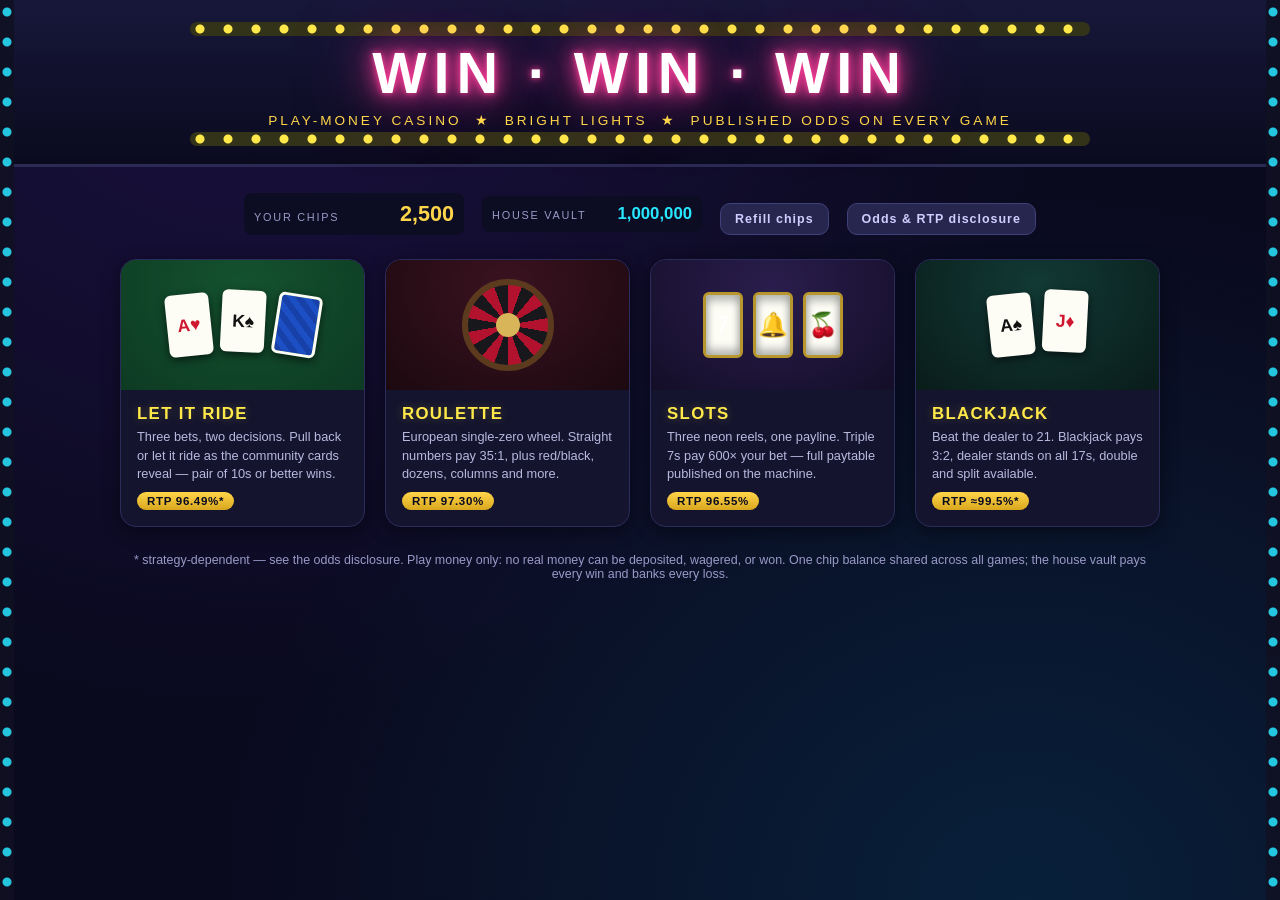
<file: index.html>
<!DOCTYPE html>
<html lang="en">
<head>
<meta charset="UTF-8">
<meta name="viewport" content="width=device-width, initial-scale=1.0">
<title>Win Win Win Casino — Pick Your Game</title>
<link rel="stylesheet" href="css/shared.css">
<link rel="stylesheet" href="css/lobby.css">
</head>
<body>

<div class="marquee">
  <div class="bulbs bulbs-top"></div>
  <h1 class="neon-title">WIN&nbsp;·&nbsp;WIN&nbsp;·&nbsp;WIN</h1>
  <p class="tagline">PLAY-MONEY CASINO &nbsp;★&nbsp; BRIGHT LIGHTS &nbsp;★&nbsp; PUBLISHED ODDS ON EVERY GAME</p>
  <div class="bulbs bulbs-bottom"></div>
</div>

<main class="lobby-layout">

  <div class="lobby-balances">
    <div class="balance-box">
      <span class="balance-label">YOUR CHIPS</span>
      <span class="balance-value" id="player-balance"></span>
    </div>
    <div class="balance-box house">
      <span class="balance-label">HOUSE VAULT</span>
      <span class="balance-value" id="house-balance"></span>
    </div>
    <button class="btn btn-small" id="refill-btn">Refill chips</button>
    <button class="btn btn-small" id="odds-btn">Odds &amp; RTP disclosure</button>
  </div>

  <div class="game-grid">

    <a class="game-card" href="letitride.html">
      <div class="game-preview preview-letitride">
        <div class="mini-card red">A♥&#xFE0E;</div>
        <div class="mini-card">K♠&#xFE0E;</div>
        <div class="mini-card back"></div>
      </div>
      <div class="game-card-body">
        <h2>LET IT RIDE</h2>
        <p>Three bets, two decisions. Pull back or let it ride as the community
           cards reveal — pair of 10s or better wins.</p>
        <span class="game-rtp">RTP 96.49%*</span>
      </div>
    </a>

    <a class="game-card" href="roulette.html">
      <div class="game-preview preview-roulette">
        <div class="mini-wheel"></div>
      </div>
      <div class="game-card-body">
        <h2>ROULETTE</h2>
        <p>European single-zero wheel. Straight numbers pay 35:1, plus red/black,
           dozens, columns and more.</p>
        <span class="game-rtp">RTP 97.30%</span>
      </div>
    </a>

    <a class="game-card" href="slots.html">
      <div class="game-preview preview-slots">
        <div class="mini-reel">7</div>
        <div class="mini-reel">🔔</div>
        <div class="mini-reel">🍒</div>
      </div>
      <div class="game-card-body">
        <h2>SLOTS</h2>
        <p>Three neon reels, one payline. Triple 7s pay 600× your bet —
           full paytable published on the machine.</p>
        <span class="game-rtp">RTP 96.55%</span>
      </div>
    </a>

    <a class="game-card" href="blackjack.html">
      <div class="game-preview preview-blackjack">
        <div class="mini-card">A♠&#xFE0E;</div>
        <div class="mini-card red">J♦&#xFE0E;</div>
      </div>
      <div class="game-card-body">
        <h2>BLACKJACK</h2>
        <p>Beat the dealer to 21. Blackjack pays 3:2, dealer stands on all 17s,
           double and split available.</p>
        <span class="game-rtp">RTP ≈99.5%*</span>
      </div>
    </a>

  </div>

  <p class="lobby-footer">
    * strategy-dependent — see the odds disclosure. Play money only: no real money can be
    deposited, wagered, or won. One chip balance shared across all games; the house vault
    pays every win and banks every loss.
  </p>

</main>

<div class="lights-strip left"></div>
<div class="lights-strip right"></div>

<script src="js/bank.js"></script>
<script src="js/odds.js"></script>
<script>
  "use strict";
  Bank.bind({
    playerEl: document.getElementById("player-balance"),
    houseEl: document.getElementById("house-balance"),
  });
  document.getElementById("refill-btn").addEventListener("click", () => Bank.refill());
</script>
</body>
</html>
</file>
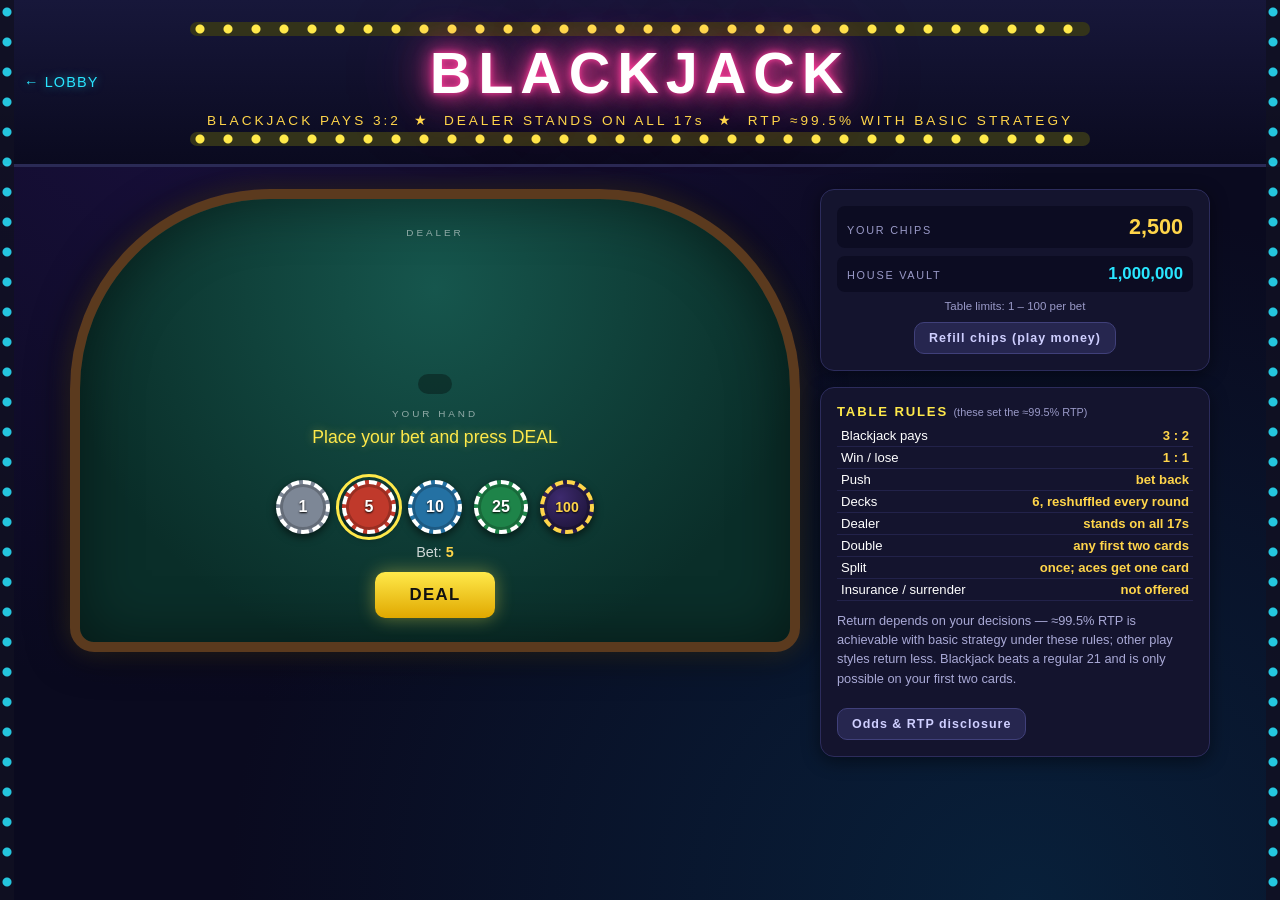
<file: blackjack.html>
<!DOCTYPE html>
<html lang="en">
<head>
<meta charset="UTF-8">
<meta name="viewport" content="width=device-width, initial-scale=1.0">
<title>Blackjack — Win Win Win Casino</title>
<link rel="stylesheet" href="css/shared.css">
<link rel="stylesheet" href="css/blackjack.css">
</head>
<body>

<div class="marquee">
  <a class="lobby-link" href="index.html">← LOBBY</a>
  <div class="bulbs bulbs-top"></div>
  <h1 class="neon-title">BLACKJACK</h1>
  <p class="tagline">BLACKJACK PAYS 3:2 &nbsp;★&nbsp; DEALER STANDS ON ALL 17s &nbsp;★&nbsp; RTP ≈99.5% WITH BASIC STRATEGY</p>
  <div class="bulbs bulbs-bottom"></div>
</div>

<main class="layout">

  <section class="table-area">
    <div class="bj-felt">

      <div class="bj-section-label">DEALER</div>
      <div class="bj-cards" id="dealer-cards"></div>
      <div class="hand-value" id="dealer-value">&nbsp;</div>

      <div class="bj-section-label">YOUR HAND<span id="hands-plural"></span></div>
      <div class="player-hands" id="player-hands"></div>

      <div class="message-banner" id="message">Place your bet and press DEAL</div>

      <div class="bj-controls">
        <div id="bet-controls">
          <div class="chip-rack">
            <button class="chip chip-1" data-unit="1">1</button>
            <button class="chip chip-5" data-unit="5">5</button>
            <button class="chip chip-10" data-unit="10">10</button>
            <button class="chip chip-25" data-unit="25">25</button>
            <button class="chip chip-100" data-unit="100">100</button>
          </div>
          <div class="bet-summary"><span>Bet: <strong id="bet-display">5</strong></span></div>
          <button class="btn btn-deal" id="deal-btn">DEAL</button>
        </div>

        <div class="action-row hidden" id="action-controls">
          <button class="btn btn-go" id="hit-btn">HIT</button>
          <button class="btn btn-stop" id="stand-btn">STAND</button>
          <button class="btn btn-deal" id="double-btn">DOUBLE</button>
          <button class="btn btn-alt" id="split-btn">SPLIT</button>
        </div>

        <div class="hidden" id="next-controls">
          <button class="btn btn-deal" id="next-btn">NEXT HAND</button>
        </div>
      </div>

    </div>
  </section>

  <aside class="sidebar">

    <div class="panel balances">
      <div class="balance-box">
        <span class="balance-label">YOUR CHIPS</span>
        <span class="balance-value" id="player-balance"></span>
      </div>
      <div class="balance-box house">
        <span class="balance-label">HOUSE VAULT</span>
        <span class="balance-value" id="house-balance"></span>
      </div>
      <div class="table-limits" id="table-limits"></div>
      <button class="btn btn-small" id="refill-btn">Refill chips (play money)</button>
    </div>

    <div class="panel paytable-panel">
      <h2>TABLE RULES <span class="pays-note">(these set the ≈99.5% RTP)</span></h2>
      <table class="paytable">
        <tr><td>Blackjack pays</td><td>3 : 2</td></tr>
        <tr><td>Win / lose</td><td>1 : 1</td></tr>
        <tr><td>Push</td><td>bet back</td></tr>
        <tr><td>Decks</td><td>6, reshuffled every round</td></tr>
        <tr><td>Dealer</td><td>stands on all 17s</td></tr>
        <tr><td>Double</td><td>any first two cards</td></tr>
        <tr><td>Split</td><td>once; aces get one card</td></tr>
        <tr><td>Insurance / surrender</td><td>not offered</td></tr>
      </table>
      <p class="fine-print">Return depends on your decisions — ≈99.5% RTP is achievable
        with basic strategy under these rules; other play styles return less. Blackjack
        beats a regular 21 and is only possible on your first two cards.</p>
      <button class="btn btn-small" id="odds-btn">Odds &amp; RTP disclosure</button>
    </div>

  </aside>
</main>

<div class="lights-strip left"></div>
<div class="lights-strip right"></div>

<script src="js/bank.js"></script>
<script src="js/cards.js"></script>
<script src="js/odds.js"></script>
<script src="js/blackjack.js"></script>
</body>
</html>
</file>
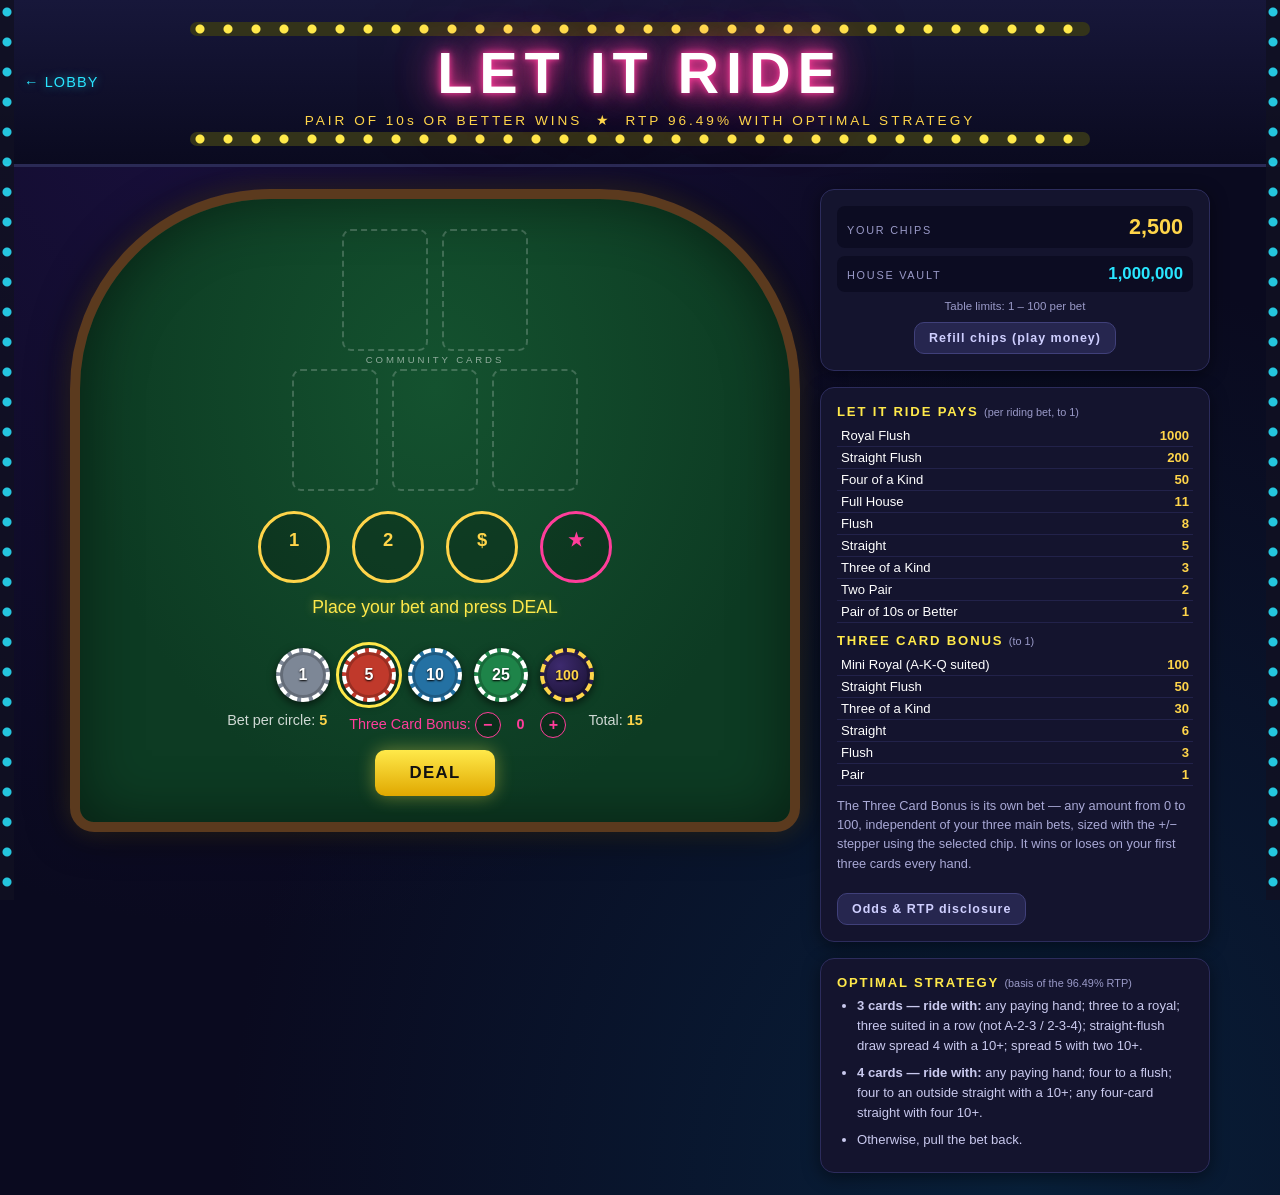
<file: letitride.html>
<!DOCTYPE html>
<html lang="en">
<head>
<meta charset="UTF-8">
<meta name="viewport" content="width=device-width, initial-scale=1.0">
<title>Let It Ride — Win Win Win Casino</title>
<link rel="stylesheet" href="css/shared.css">
<link rel="stylesheet" href="css/letitride.css">
</head>
<body>

<div class="marquee">
  <a class="lobby-link" href="index.html">← LOBBY</a>
  <div class="bulbs bulbs-top"></div>
  <h1 class="neon-title">LET&nbsp;IT&nbsp;RIDE</h1>
  <p class="tagline">PAIR OF 10s OR BETTER WINS &nbsp;★&nbsp; RTP 96.49% WITH OPTIMAL STRATEGY</p>
  <div class="bulbs bulbs-bottom"></div>
</div>

<main class="layout">

  <!-- ===================== TABLE ===================== -->
  <section class="table-area">
    <div class="table-felt">

      <div class="card-row">
        <div class="card-slot" id="community-1"></div>
        <div class="card-slot" id="community-2"></div>
        <div class="row-label">COMMUNITY CARDS</div>
      </div>

      <div class="card-row" id="player-cards">
        <div class="card-slot" id="player-1"></div>
        <div class="card-slot" id="player-2"></div>
        <div class="card-slot" id="player-3"></div>
      </div>

      <div class="bet-circles">
        <div class="bet-circle" id="circle-1">
          <span class="circle-label">1</span>
          <span class="circle-amount" id="circle-1-amount"></span>
        </div>
        <div class="bet-circle" id="circle-2">
          <span class="circle-label">2</span>
          <span class="circle-amount" id="circle-2-amount"></span>
        </div>
        <div class="bet-circle always-rides" id="circle-3">
          <span class="circle-label">$</span>
          <span class="circle-amount" id="circle-3-amount"></span>
        </div>
        <div class="bet-circle bonus-circle" id="circle-bonus">
          <span class="circle-label">★</span>
          <span class="circle-amount" id="circle-bonus-amount"></span>
        </div>
      </div>

      <div class="message-banner" id="message">Place your bet and press DEAL</div>

      <div class="controls">
        <div class="bet-controls" id="bet-controls">
          <div class="chip-rack">
            <button class="chip chip-1" data-unit="1">1</button>
            <button class="chip chip-5" data-unit="5">5</button>
            <button class="chip chip-10" data-unit="10">10</button>
            <button class="chip chip-25" data-unit="25">25</button>
            <button class="chip chip-100" data-unit="100">100</button>
          </div>
          <div class="bet-summary">
            <span>Bet per circle: <strong id="unit-display">5</strong></span>
            <span class="bonus-stepper">Three Card Bonus:
              <button class="stepper-btn" id="bonus-minus">−</button>
              <strong id="bonus-amount-display">0</strong>
              <button class="stepper-btn" id="bonus-plus">+</button>
            </span>
            <span>Total: <strong id="total-display">15</strong></span>
          </div>
          <button class="btn btn-deal" id="deal-btn">DEAL</button>
        </div>

        <div class="decision-controls hidden" id="decision-controls">
          <button class="btn btn-stop" id="pull-btn">PULL BACK</button>
          <button class="btn btn-go btn-ride" id="ride-btn">LET IT RIDE</button>
        </div>

        <div class="next-controls hidden" id="next-controls">
          <button class="btn btn-deal" id="next-btn">NEXT HAND</button>
        </div>
      </div>

    </div>
  </section>

  <!-- ===================== SIDEBAR ===================== -->
  <aside class="sidebar">

    <div class="panel balances">
      <div class="balance-box">
        <span class="balance-label">YOUR CHIPS</span>
        <span class="balance-value" id="player-balance"></span>
      </div>
      <div class="balance-box house">
        <span class="balance-label">HOUSE VAULT</span>
        <span class="balance-value" id="house-balance"></span>
      </div>
      <div class="table-limits" id="table-limits"></div>
      <button class="btn btn-small" id="refill-btn">Refill chips (play money)</button>
    </div>

    <div class="panel paytable-panel">
      <h2>LET IT RIDE PAYS <span class="pays-note">(per riding bet, to&nbsp;1)</span></h2>
      <table class="paytable">
        <tr><td>Royal Flush</td><td>1000</td></tr>
        <tr><td>Straight Flush</td><td>200</td></tr>
        <tr><td>Four of a Kind</td><td>50</td></tr>
        <tr><td>Full House</td><td>11</td></tr>
        <tr><td>Flush</td><td>8</td></tr>
        <tr><td>Straight</td><td>5</td></tr>
        <tr><td>Three of a Kind</td><td>3</td></tr>
        <tr><td>Two Pair</td><td>2</td></tr>
        <tr><td>Pair of 10s or Better</td><td>1</td></tr>
      </table>
      <h2>THREE CARD BONUS <span class="pays-note">(to&nbsp;1)</span></h2>
      <table class="paytable">
        <tr><td>Mini Royal (A-K-Q suited)</td><td>100</td></tr>
        <tr><td>Straight Flush</td><td>50</td></tr>
        <tr><td>Three of a Kind</td><td>30</td></tr>
        <tr><td>Straight</td><td>6</td></tr>
        <tr><td>Flush</td><td>3</td></tr>
        <tr><td>Pair</td><td>1</td></tr>
      </table>
      <p class="fine-print">The Three Card Bonus is its own bet — any amount from 0 to
        100, independent of your three main bets, sized with the +/− stepper using the
        selected chip. It wins or loses on your first three cards every hand.</p>
      <button class="btn btn-small" id="odds-btn">Odds &amp; RTP disclosure</button>
    </div>

    <div class="panel paytable-panel">
      <h2>OPTIMAL STRATEGY <span class="pays-note">(basis of the 96.49% RTP)</span></h2>
      <ul class="strategy-list">
        <li><strong>3 cards — ride with:</strong> any paying hand; three to a royal;
          three suited in a row (not A-2-3 / 2-3-4); straight-flush draw spread 4 with a
          10+; spread 5 with two 10+.</li>
        <li><strong>4 cards — ride with:</strong> any paying hand; four to a flush;
          four to an outside straight with a 10+; any four-card straight with four 10+.</li>
        <li>Otherwise, pull the bet back.</li>
      </ul>
    </div>

  </aside>
</main>

<div class="lights-strip left"></div>
<div class="lights-strip right"></div>

<script src="js/bank.js"></script>
<script src="js/cards.js"></script>
<script src="js/odds.js"></script>
<script src="js/letitride.js"></script>
</body>
</html>
</file>
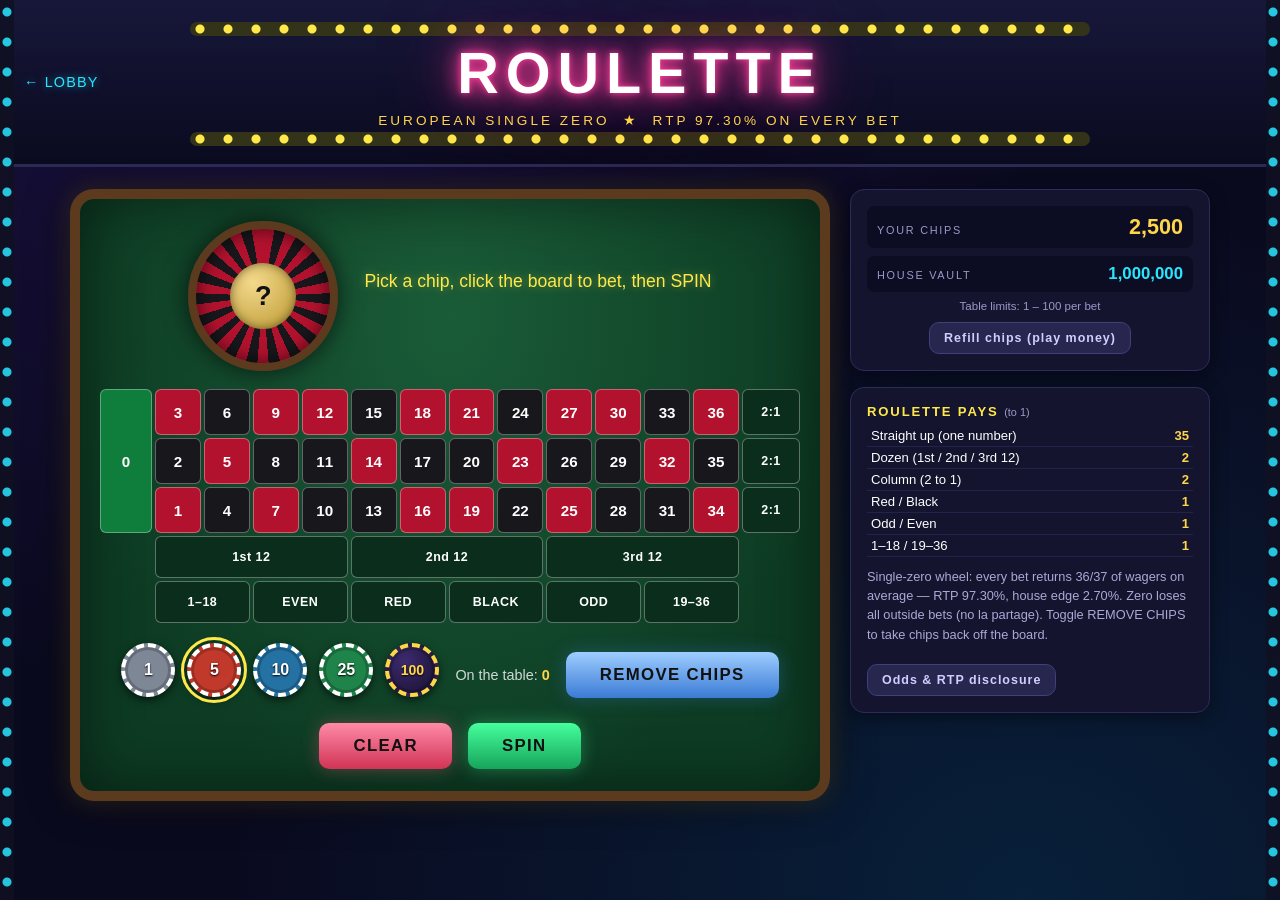
<file: roulette.html>
<!DOCTYPE html>
<html lang="en">
<head>
<meta charset="UTF-8">
<meta name="viewport" content="width=device-width, initial-scale=1.0">
<title>Roulette — Win Win Win Casino</title>
<link rel="stylesheet" href="css/shared.css">
<link rel="stylesheet" href="css/roulette.css">
</head>
<body>

<div class="marquee">
  <a class="lobby-link" href="index.html">← LOBBY</a>
  <div class="bulbs bulbs-top"></div>
  <h1 class="neon-title">ROULETTE</h1>
  <p class="tagline">EUROPEAN SINGLE ZERO &nbsp;★&nbsp; RTP 97.30% ON EVERY BET</p>
  <div class="bulbs bulbs-bottom"></div>
</div>

<main class="layout">

  <section class="table-area">
    <div class="roulette-felt">

      <div class="wheel-area">
        <div class="wheel" id="wheel">
          <div class="wheel-hub" id="wheel-hub">?</div>
        </div>
        <div>
          <div class="message-banner" id="message">Pick a chip, click the board to bet, then SPIN</div>
          <div class="history-strip" id="history"></div>
        </div>
      </div>

      <div class="board-scroll">
        <div class="board" id="board"></div>
      </div>

      <div class="roulette-controls">
        <div class="chip-rack">
          <button class="chip chip-1" data-unit="1">1</button>
          <button class="chip chip-5" data-unit="5">5</button>
          <button class="chip chip-10" data-unit="10">10</button>
          <button class="chip chip-25" data-unit="25">25</button>
          <button class="chip chip-100" data-unit="100">100</button>
        </div>
        <div class="total-bet-display">On the table: <strong id="total-bet">0</strong></div>
        <button class="btn btn-alt" id="remove-btn">REMOVE CHIPS</button>
        <button class="btn btn-stop" id="clear-btn">CLEAR</button>
        <button class="btn btn-go" id="spin-btn">SPIN</button>
      </div>

    </div>
  </section>

  <aside class="sidebar">

    <div class="panel balances">
      <div class="balance-box">
        <span class="balance-label">YOUR CHIPS</span>
        <span class="balance-value" id="player-balance"></span>
      </div>
      <div class="balance-box house">
        <span class="balance-label">HOUSE VAULT</span>
        <span class="balance-value" id="house-balance"></span>
      </div>
      <div class="table-limits" id="table-limits"></div>
      <button class="btn btn-small" id="refill-btn">Refill chips (play money)</button>
    </div>

    <div class="panel paytable-panel">
      <h2>ROULETTE PAYS <span class="pays-note">(to&nbsp;1)</span></h2>
      <table class="paytable">
        <tr><td>Straight up (one number)</td><td>35</td></tr>
        <tr><td>Dozen (1st / 2nd / 3rd 12)</td><td>2</td></tr>
        <tr><td>Column (2 to 1)</td><td>2</td></tr>
        <tr><td>Red / Black</td><td>1</td></tr>
        <tr><td>Odd / Even</td><td>1</td></tr>
        <tr><td>1–18 / 19–36</td><td>1</td></tr>
      </table>
      <p class="fine-print">Single-zero wheel: every bet returns 36/37 of wagers on
        average — RTP 97.30%, house edge 2.70%. Zero loses all outside bets
        (no la partage). Toggle REMOVE CHIPS to take chips back off the board.</p>
      <button class="btn btn-small" id="odds-btn">Odds &amp; RTP disclosure</button>
    </div>

  </aside>
</main>

<div class="lights-strip left"></div>
<div class="lights-strip right"></div>

<script src="js/bank.js"></script>
<script src="js/odds.js"></script>
<script src="js/roulette.js"></script>
</body>
</html>
</file>
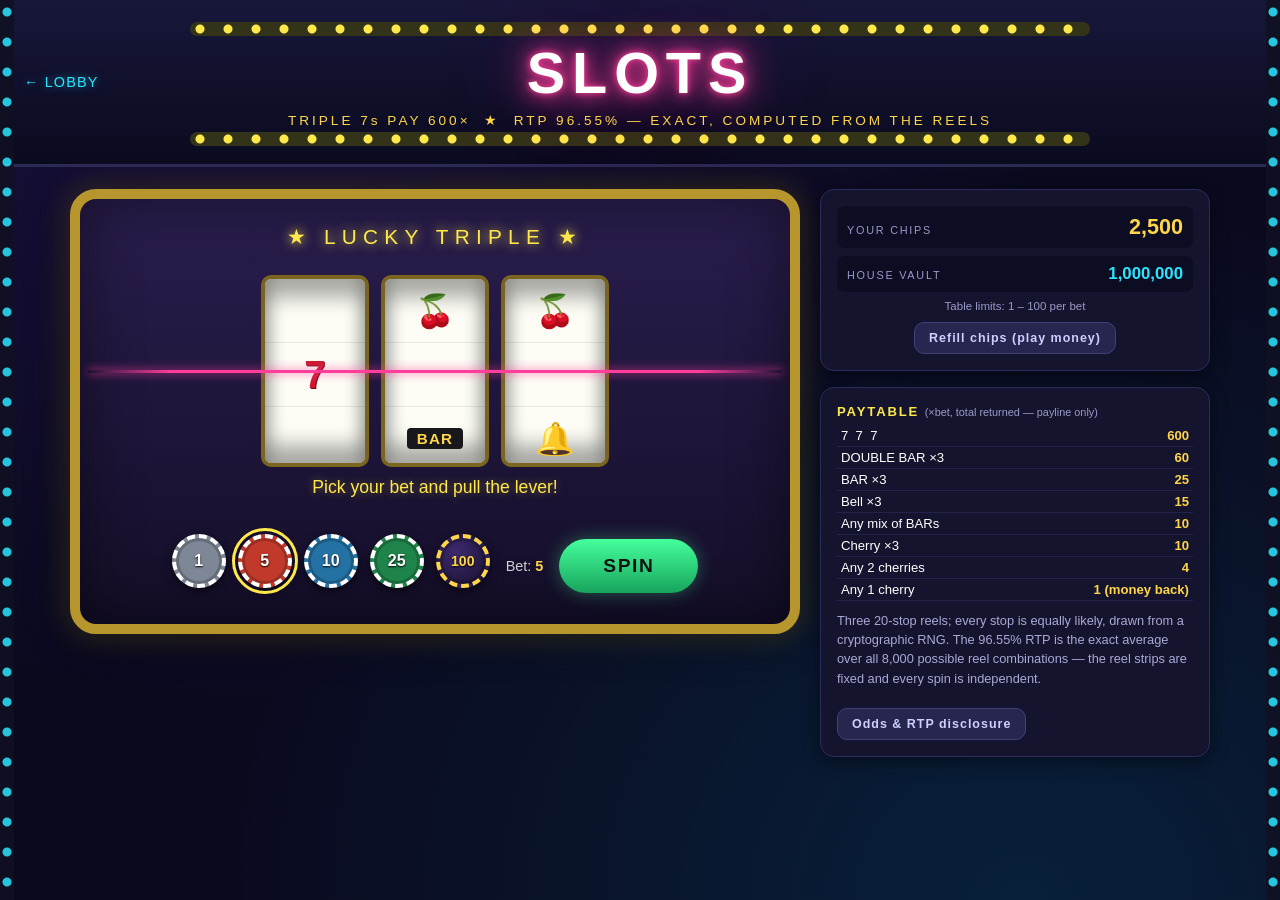
<file: slots.html>
<!DOCTYPE html>
<html lang="en">
<head>
<meta charset="UTF-8">
<meta name="viewport" content="width=device-width, initial-scale=1.0">
<title>Slots — Win Win Win Casino</title>
<link rel="stylesheet" href="css/shared.css">
<link rel="stylesheet" href="css/slots.css">
</head>
<body>

<div class="marquee">
  <a class="lobby-link" href="index.html">← LOBBY</a>
  <div class="bulbs bulbs-top"></div>
  <h1 class="neon-title">SLOTS</h1>
  <p class="tagline">TRIPLE 7s PAY 600× &nbsp;★&nbsp; RTP 96.55% — EXACT, COMPUTED FROM THE REELS</p>
  <div class="bulbs bulbs-bottom"></div>
</div>

<main class="layout">

  <section class="table-area">
    <div class="slot-cabinet">
      <div class="slot-header">★ LUCKY TRIPLE ★</div>

      <div class="reels" id="reels">
        <div class="reel-window"><div class="reel-strip" id="reel-0"></div></div>
        <div class="reel-window"><div class="reel-strip" id="reel-1"></div></div>
        <div class="reel-window"><div class="reel-strip" id="reel-2"></div></div>
        <div class="payline"></div>
      </div>

      <div class="message-banner" id="message">Pick your bet and pull the lever!</div>

      <div class="slot-controls">
        <div class="chip-rack">
          <button class="chip chip-1" data-unit="1">1</button>
          <button class="chip chip-5" data-unit="5">5</button>
          <button class="chip chip-10" data-unit="10">10</button>
          <button class="chip chip-25" data-unit="25">25</button>
          <button class="chip chip-100" data-unit="100">100</button>
        </div>
        <div class="bet-display">Bet: <strong id="bet-display">5</strong></div>
        <button class="btn btn-go btn-spin-slots" id="spin-btn">SPIN</button>
      </div>
    </div>
  </section>

  <aside class="sidebar">

    <div class="panel balances">
      <div class="balance-box">
        <span class="balance-label">YOUR CHIPS</span>
        <span class="balance-value" id="player-balance"></span>
      </div>
      <div class="balance-box house">
        <span class="balance-label">HOUSE VAULT</span>
        <span class="balance-value" id="house-balance"></span>
      </div>
      <div class="table-limits" id="table-limits"></div>
      <button class="btn btn-small" id="refill-btn">Refill chips (play money)</button>
    </div>

    <div class="panel paytable-panel">
      <h2>PAYTABLE <span class="pays-note">(×bet, total returned — payline only)</span></h2>
      <table class="paytable">
        <tr><td>7 &nbsp;7 &nbsp;7</td><td>600</td></tr>
        <tr><td>DOUBLE BAR ×3</td><td>60</td></tr>
        <tr><td>BAR ×3</td><td>25</td></tr>
        <tr><td>Bell ×3</td><td>15</td></tr>
        <tr><td>Any mix of BARs</td><td>10</td></tr>
        <tr><td>Cherry ×3</td><td>10</td></tr>
        <tr><td>Any 2 cherries</td><td>4</td></tr>
        <tr><td>Any 1 cherry</td><td>1 (money back)</td></tr>
      </table>
      <p class="fine-print">Three 20-stop reels; every stop is equally likely, drawn from
        a cryptographic RNG. The 96.55% RTP is the exact average over all 8,000 possible
        reel combinations — the reel strips are fixed and every spin is independent.</p>
      <button class="btn btn-small" id="odds-btn">Odds &amp; RTP disclosure</button>
    </div>

  </aside>
</main>

<div class="lights-strip left"></div>
<div class="lights-strip right"></div>

<script src="js/bank.js"></script>
<script src="js/odds.js"></script>
<script src="js/slots.js"></script>
</body>
</html>
</file>
<file: css/shared.css>
/* ============================================================
   Shared styles for all Win Win Win Casino pages:
   base, neon marquee, chip rack, buttons, playing cards,
   sidebar panels, balances, and the odds modal.
   ============================================================ */

* { margin: 0; padding: 0; box-sizing: border-box; }

:root {
  --felt: #0d3b23;
  --felt-light: #14522f;
  --gold: #ffd54a;
  --neon-pink: #ff3d9a;
  --neon-cyan: #29e6ff;
  --neon-yellow: #ffe94a;
  --win-green: #45ff9c;
  --lose-red: #ff5566;
  --bg: #0a0a1f;
  --panel: #14142e;
}

body {
  background: var(--bg);
  background-image:
    radial-gradient(ellipse at 20% 0%, #1b1040 0%, transparent 55%),
    radial-gradient(ellipse at 80% 100%, #08203a 0%, transparent 55%);
  color: #fff;
  font-family: "Trebuchet MS", "Segoe UI", Verdana, sans-serif;
  min-height: 100vh;
  overflow-x: hidden;
}

button { font-family: inherit; cursor: pointer; }
a { color: var(--neon-cyan); }
.hidden { display: none !important; }

/* ===================== MARQUEE ===================== */
.marquee {
  text-align: center;
  padding: 18px 12px 14px;
  border-bottom: 3px solid #2a2a55;
  background: linear-gradient(180deg, #17173a 0%, #0a0a1f 100%);
  position: relative;
}

.neon-title {
  font-size: clamp(2rem, 6vw, 3.6rem);
  letter-spacing: 0.12em;
  color: #fff;
  text-shadow:
    0 0 6px var(--neon-pink),
    0 0 18px var(--neon-pink),
    0 0 42px var(--neon-pink),
    0 0 80px #ff3d9a88;
  animation: neonPulse 2.2s ease-in-out infinite alternate;
}
.neon-title a { color: inherit; text-decoration: none; }

@keyframes neonPulse {
  from { text-shadow: 0 0 6px var(--neon-pink), 0 0 18px var(--neon-pink), 0 0 42px var(--neon-pink), 0 0 80px #ff3d9a88; }
  to   { text-shadow: 0 0 8px var(--neon-cyan), 0 0 24px var(--neon-cyan), 0 0 56px var(--neon-cyan), 0 0 100px #29e6ff88; }
}

.tagline {
  margin-top: 6px;
  color: var(--gold);
  letter-spacing: 0.22em;
  font-size: clamp(0.6rem, 1.6vw, 0.85rem);
}

.lobby-link {
  position: absolute;
  left: 24px;
  top: 50%;
  transform: translateY(-50%);
  color: var(--neon-cyan);
  text-decoration: none;
  font-size: 0.9rem;
  letter-spacing: 0.08em;
  text-shadow: 0 0 8px #29e6ff88;
  z-index: 6;
}
.lobby-link:hover { text-shadow: 0 0 16px var(--neon-cyan); }

/* chasing bulbs */
.bulbs {
  height: 14px;
  margin: 4px auto;
  max-width: 900px;
  background-image: radial-gradient(circle 5px at 10px 7px, var(--neon-yellow) 0 4px, #33331a 5px);
  background-size: 28px 14px;
  animation: chase 0.9s steps(2) infinite;
  border-radius: 7px;
}
@keyframes chase { to { background-position-x: 28px; } }

.lights-strip {
  position: fixed;
  top: 0; bottom: 0;
  width: 14px;
  background-image: radial-gradient(circle 5px at 7px 12px, var(--neon-cyan) 0 4px, #112 5px);
  background-size: 14px 30px;
  animation: chaseY 1.1s steps(2) infinite;
  opacity: 0.85;
  z-index: 5;
}
.lights-strip.left { left: 0; }
.lights-strip.right { right: 0; }
@keyframes chaseY { to { background-position-y: 30px; } }

/* ===================== LAYOUT ===================== */
.layout {
  display: flex;
  gap: 20px;
  max-width: 1200px;
  margin: 22px auto;
  padding: 0 30px;
  align-items: flex-start;
  flex-wrap: wrap;
}

.table-area { flex: 1 1 620px; }
.sidebar { flex: 1 1 280px; display: flex; flex-direction: column; gap: 16px; }

/* ===================== PLAYING CARDS ===================== */
.card-row {
  display: flex;
  justify-content: center;
  gap: 14px;
  margin-bottom: 18px;
  position: relative;
  flex-wrap: wrap;
}

.row-label {
  position: absolute;
  bottom: -14px; left: 0; right: 0;
  font-size: 0.6rem;
  letter-spacing: 0.3em;
  color: #ffffff88;
}

.card-slot {
  width: 86px; height: 122px;
  border: 2px dashed #ffffff33;
  border-radius: 9px;
  perspective: 600px;
}

.card {
  width: 100%; height: 100%;
  border-radius: 9px;
  position: relative;
  transform-style: preserve-3d;
  transition: transform 0.55s;
}
.card.face-down { transform: rotateY(180deg); }

.card-face, .card-back {
  position: absolute;
  inset: 0;
  border-radius: 9px;
  backface-visibility: hidden;
  display: flex;
  flex-direction: column;
  justify-content: space-between;
}

.card-face {
  background: #fdfdf6;
  color: #111;
  padding: 7px 9px;
  box-shadow: 0 3px 10px #0008;
}
.card-face.red { color: #cf1830; }

.card-corner { text-align: left; line-height: 1.02; font-weight: bold; font-size: 1.15rem; }
.card-corner.bottom { transform: rotate(180deg); }
.card-suit-big {
  position: absolute;
  top: 50%; left: 50%;
  transform: translate(-50%, -50%);
  font-size: 2.6rem;
}

.card-back {
  transform: rotateY(180deg);
  background:
    repeating-linear-gradient(45deg, #1741a8 0 8px, #1d4fc4 8px 16px);
  border: 5px solid #fdfdf6;
  box-shadow: 0 3px 10px #0008;
}

@keyframes dealIn {
  from { transform: translateY(-60px) scale(0.6); opacity: 0; }
  to   { transform: translateY(0) scale(1); opacity: 1; }
}
.card-slot .dealing { animation: dealIn 0.35s ease-out; }

/* Face-down cards must stay rotated during the deal-in animation, or the
   animation's transform overrides the flip and exposes the face. No opacity
   fade here: opacity < 1 flattens preserve-3d and defeats backface-visibility,
   which would show the face mirrored through the back. */
@keyframes dealInFaceDown {
  from { transform: translateY(-60px) scale(0.6) rotateY(180deg); }
  to   { transform: translateY(0) scale(1) rotateY(180deg); }
}
.card-slot .dealing.face-down { animation: dealInFaceDown 0.35s ease-out; }

/* ===================== MESSAGE / CONTROLS ===================== */
.message-banner {
  min-height: 2.2em;
  font-size: 1.1rem;
  color: var(--neon-yellow);
  text-shadow: 0 0 10px #ffe94a66;
  margin-bottom: 12px;
  text-align: center;
}
.message-banner.big-win {
  font-size: 1.45rem;
  color: var(--win-green);
  text-shadow: 0 0 14px var(--win-green);
  animation: winFlashText 0.5s ease-in-out 6;
}
@keyframes winFlashText { 50% { opacity: 0.4; } }

.chip-rack { display: flex; justify-content: center; gap: 12px; margin-bottom: 10px; }

.chip {
  width: 54px; height: 54px;
  border-radius: 50%;
  border: 4px dashed #fff;
  font-weight: bold;
  font-size: 1rem;
  color: #fff;
  text-shadow: 0 1px 2px #000;
  box-shadow: 0 3px 8px #0009, inset 0 0 0 3px #0003;
  transition: transform 0.15s;
}
.chip:hover { transform: translateY(-4px) scale(1.07); }
.chip.selected { outline: 3px solid var(--neon-yellow); outline-offset: 3px; }
.chip-1   { background: #7d8796; }
.chip-5   { background: #c0392b; }
.chip-10  { background: #2471a3; }
.chip-25  { background: #1e8449; }
.chip-100 {
  background: radial-gradient(circle at 35% 30%, #3d2a6e, #17102e);
  border-color: var(--gold);
  color: var(--gold);
  font-size: 0.88rem;
}
.chip:disabled { opacity: 0.35; transform: none; cursor: not-allowed; }

.btn {
  border: none;
  border-radius: 10px;
  padding: 13px 34px;
  font-size: 1.05rem;
  font-weight: bold;
  letter-spacing: 0.08em;
  color: #111;
  transition: transform 0.12s, box-shadow 0.12s;
}
.btn:hover { transform: scale(1.05); }
.btn:disabled { opacity: 0.4; transform: none; cursor: not-allowed; }

.btn-deal { background: linear-gradient(180deg, var(--neon-yellow), #e0a800); box-shadow: 0 0 18px #ffe94a66; }
.btn-go   { background: linear-gradient(180deg, var(--win-green), #17a45c); box-shadow: 0 0 18px #45ff9c55; }
.btn-stop { background: linear-gradient(180deg, #ff8aa8, #d13355); box-shadow: 0 0 18px #ff5c8455; }
.btn-alt  { background: linear-gradient(180deg, #9ecdff, #3a7bd5); box-shadow: 0 0 18px #3a7bd555; }

.btn-small {
  background: #26264f;
  color: #cfcfff;
  padding: 8px 14px;
  font-size: 0.78rem;
  border: 1px solid #40407a;
  margin-top: 10px;
}
.btn-small:hover { background: #32326a; }

/* ===================== SIDEBAR PANELS ===================== */
.panel {
  background: var(--panel);
  border: 1px solid #2c2c5c;
  border-radius: 14px;
  padding: 16px;
  box-shadow: 0 4px 18px #0007;
}

.balances { text-align: center; }
.balance-box {
  display: flex;
  justify-content: space-between;
  align-items: baseline;
  padding: 8px 10px;
  border-radius: 8px;
  background: #0c0c22;
  margin-bottom: 8px;
}
.balance-label { font-size: 0.68rem; letter-spacing: 0.16em; color: #9a9ac8; }
.balance-value { font-size: 1.35rem; font-weight: bold; color: var(--gold); }
.balance-box.house .balance-value { color: var(--neon-cyan); font-size: 1.05rem; }
.table-limits { font-size: 0.72rem; color: #9a9ac8; }

.paytable-panel h2 {
  font-size: 0.82rem;
  letter-spacing: 0.14em;
  color: var(--neon-yellow);
  margin: 10px 0 6px;
}
.paytable-panel h2:first-child { margin-top: 0; }
.pays-note { color: #9a9ac8; font-weight: normal; letter-spacing: 0; font-size: 0.68rem; }

.paytable { width: 100%; border-collapse: collapse; font-size: 0.82rem; }
.paytable td { padding: 3px 4px; border-bottom: 1px solid #22224a; }
.paytable td:last-child { text-align: right; color: var(--gold); font-weight: bold; }

/* ===================== MODAL ===================== */
.modal-backdrop {
  position: fixed;
  inset: 0;
  background: #000000c9;
  display: flex;
  align-items: center;
  justify-content: center;
  z-index: 50;
  padding: 20px;
}

.modal {
  background: #10102c;
  border: 2px solid #34346a;
  border-radius: 16px;
  max-width: 680px;
  width: 100%;
  max-height: 88vh;
  overflow-y: auto;
  padding: 28px 30px;
  position: relative;
  box-shadow: 0 0 60px #29e6ff33;
}

.modal h2 { text-align: center; margin-bottom: 14px; color: #fff; }
.modal h3 { margin: 16px 0 8px; font-size: 0.95rem; color: var(--neon-cyan); }

.modal-close {
  position: absolute;
  top: 12px; right: 12px;
  width: 38px; height: 38px;
  border-radius: 8px;
  border: none;
  background: #e03131;
  color: #fff;
  font-size: 1.1rem;
  font-weight: bold;
}

.rtp-headline { text-align: center; font-weight: bold; margin-bottom: 14px; }
.rtp-grid {
  display: grid;
  grid-template-columns: repeat(auto-fit, minmax(160px, 1fr));
  gap: 10px;
  margin-bottom: 6px;
}
.rtp-block {
  text-align: center;
  background: #0c0c22;
  border-radius: 10px;
  padding: 10px 6px;
}
.rtp-block .rtp-name { display: block; color: #bdbdf0; font-size: 0.85rem; }
.rtp-block .rtp-value { display: block; font-size: 1.4rem; font-weight: bold; color: var(--gold); }
.rtp-block .rtp-note { display: block; font-size: 0.66rem; color: #9a9ac8; }

.fine-print { font-size: 0.8rem; color: #a9a9d6; margin: 10px 0; line-height: 1.5; }
.strategy-list { font-size: 0.82rem; color: #c9c9ee; padding-left: 20px; line-height: 1.55; }
.strategy-list li { margin-bottom: 6px; }

/* ===================== RESPONSIVE ===================== */
@media (max-width: 720px) {
  .layout { padding: 0 22px; }
  .card-slot { width: 60px; height: 86px; }
  .card-suit-big { font-size: 1.8rem; }
  .card-corner { font-size: 0.9rem; }
  .lights-strip { width: 8px; background-size: 8px 22px; }
  .lobby-link { position: static; display: inline-block; transform: none; margin-bottom: 4px; }
}
</file>
<file: css/lobby.css>
/* Lobby (main screen) styles */

.lobby-layout {
  max-width: 1100px;
  margin: 26px auto;
  padding: 0 30px;
}

.lobby-balances {
  display: flex;
  justify-content: center;
  align-items: center;
  gap: 18px;
  flex-wrap: wrap;
  margin-bottom: 24px;
}
.lobby-balances .balance-box {
  min-width: 220px;
  margin-bottom: 0;
  gap: 14px;
}

.game-grid {
  display: grid;
  grid-template-columns: repeat(auto-fit, minmax(240px, 1fr));
  gap: 20px;
}

.game-card {
  display: block;
  text-decoration: none;
  color: #fff;
  background: var(--panel);
  border: 1px solid #2c2c5c;
  border-radius: 16px;
  overflow: hidden;
  box-shadow: 0 4px 18px #0007;
  transition: transform 0.18s, box-shadow 0.18s, border-color 0.18s;
}
.game-card:hover {
  transform: translateY(-6px) scale(1.02);
  border-color: var(--neon-yellow);
  box-shadow: 0 0 26px #ffe94a55, 0 10px 24px #000a;
}

.game-preview {
  height: 130px;
  display: flex;
  align-items: center;
  justify-content: center;
  gap: 10px;
  font-size: 2.6rem;
  position: relative;
  overflow: hidden;
}

.preview-letitride { background: radial-gradient(ellipse at 50% 20%, var(--felt-light), var(--felt)); }
.preview-roulette  { background: radial-gradient(ellipse at 50% 20%, #3a1220, #1c0910); }
.preview-slots     { background: radial-gradient(ellipse at 50% 20%, #2a1d4d, #140e28); }
.preview-blackjack { background: radial-gradient(ellipse at 50% 20%, #123a35, #091c1a); }

/* mini card art */
.mini-card {
  width: 44px; height: 62px;
  background: #fdfdf6;
  border-radius: 6px;
  box-shadow: 0 3px 8px #0009;
  color: #111;
  font-size: 1.1rem;
  font-weight: bold;
  display: flex;
  align-items: center;
  justify-content: center;
  transform: rotate(-6deg);
}
.mini-card.red { color: #cf1830; }
.mini-card:nth-child(2) { transform: rotate(3deg) translateY(-4px); }
.mini-card.back {
  background: repeating-linear-gradient(45deg, #1741a8 0 6px, #1d4fc4 6px 12px);
  border: 3px solid #fdfdf6;
  transform: rotate(9deg);
}

/* mini roulette wheel */
.mini-wheel {
  width: 92px; height: 92px;
  border-radius: 50%;
  border: 6px solid #5b3a1e;
  background: repeating-conic-gradient(#b3122e 0 20deg, #17171c 20deg 40deg);
  position: relative;
  animation: wheelSpinSlow 9s linear infinite;
}
.mini-wheel::after {
  content: "";
  position: absolute;
  inset: 28px;
  border-radius: 50%;
  background: #d8b558;
}
@keyframes wheelSpinSlow { to { transform: rotate(360deg); } }

/* mini slot reels */
.mini-reel {
  width: 40px; height: 66px;
  background: #fdfdf6;
  border-radius: 6px;
  border: 3px solid #b8962e;
  display: flex;
  align-items: center;
  justify-content: center;
  font-size: 1.5rem;
  box-shadow: inset 0 6px 8px #0004, inset 0 -6px 8px #0004;
}

.game-card-body { padding: 14px 16px 16px; }
.game-card-body h2 {
  font-size: 1.05rem;
  letter-spacing: 0.08em;
  margin-bottom: 4px;
  color: var(--neon-yellow);
  text-shadow: 0 0 10px #ffe94a44;
}
.game-card-body p { font-size: 0.8rem; color: #b9b9e0; line-height: 1.45; min-height: 3.6em; }

.game-rtp {
  display: inline-block;
  margin-top: 8px;
  padding: 3px 10px;
  border-radius: 20px;
  font-size: 0.72rem;
  font-weight: bold;
  letter-spacing: 0.06em;
  color: #0a0a1f;
  background: linear-gradient(180deg, var(--gold), #d8a71e);
}

.lobby-footer {
  text-align: center;
  margin: 26px 0 14px;
  font-size: 0.78rem;
  color: #9a9ac8;
}
</file>
<file: css/blackjack.css>
/* Blackjack table styles */

.bj-felt {
  background: radial-gradient(ellipse at 50% 20%, #16564d, #0a2e29 75%);
  border: 10px solid #5b3a1e;
  border-radius: 200px 200px 24px 24px;
  box-shadow: 0 0 40px #000a, inset 0 0 60px #0007, 0 0 24px #ffd54a33;
  padding: 28px 22px 24px;
  text-align: center;
}

.bj-section-label {
  font-size: 0.62rem;
  letter-spacing: 0.3em;
  color: #ffffff88;
  margin-bottom: 8px;
}

.bj-cards {
  display: flex;
  justify-content: center;
  gap: 10px;
  min-height: 122px;
  margin-bottom: 6px;
  flex-wrap: wrap;
}
.bj-cards .card-slot { border-style: solid; border-color: #ffffff22; }

.hand-value {
  display: inline-block;
  min-width: 34px;
  padding: 2px 10px;
  border-radius: 14px;
  background: #00000055;
  color: var(--neon-yellow);
  font-weight: bold;
  font-size: 0.9rem;
  margin-bottom: 14px;
}

.player-hands {
  display: flex;
  justify-content: center;
  gap: 26px;
  flex-wrap: wrap;
}

.bj-hand {
  padding: 10px 12px 6px;
  border-radius: 14px;
  border: 2px solid transparent;
  transition: border-color 0.25s, box-shadow 0.25s;
}
.bj-hand.active {
  border-color: var(--neon-yellow);
  box-shadow: 0 0 18px #ffe94a55;
}

.hand-badge {
  display: inline-block;
  margin-left: 8px;
  padding: 2px 10px;
  border-radius: 14px;
  font-size: 0.78rem;
  font-weight: bold;
  vertical-align: middle;
}
.hand-badge.win  { background: var(--win-green); color: #06331c; }
.hand-badge.lose { background: var(--lose-red); color: #3a0710; }
.hand-badge.push { background: #9ecdff; color: #0a2440; }
.hand-badge.bj   { background: linear-gradient(180deg, var(--gold), #d8a71e); color: #3a2a00; }

.hand-bet {
  font-size: 0.78rem;
  color: var(--gold);
  margin-top: 2px;
}

.bj-controls { min-height: 110px; margin-top: 14px; }

.action-row {
  display: flex;
  justify-content: center;
  gap: 12px;
  flex-wrap: wrap;
}
.action-row .btn { padding: 12px 26px; }

.bet-summary {
  display: flex;
  justify-content: center;
  gap: 22px;
  font-size: 0.9rem;
  margin-bottom: 12px;
  color: #ffffffcc;
}
.bet-summary strong { color: var(--gold); }
</file>
<file: css/letitride.css>
/* Let It Ride table styles */

.table-felt {
  background: radial-gradient(ellipse at 50% 30%, var(--felt-light) 0%, var(--felt) 70%);
  border: 10px solid #5b3a1e;
  border-radius: 200px 200px 24px 24px;
  box-shadow: 0 0 40px #000a, inset 0 0 60px #0007, 0 0 24px #ffd54a33;
  padding: 30px 24px 26px;
  text-align: center;
}

/* ===================== BET CIRCLES ===================== */
.bet-circles {
  display: flex;
  justify-content: center;
  gap: 22px;
  margin: 20px 0 14px;
}

.bet-circle {
  width: 72px; height: 72px;
  border: 3px solid var(--gold);
  border-radius: 50%;
  display: flex;
  flex-direction: column;
  align-items: center;
  justify-content: center;
  color: var(--gold);
  background: #00000033;
  transition: box-shadow 0.3s, opacity 0.3s, border-color 0.3s;
}
.bet-circle .circle-label { font-size: 1.15rem; font-weight: bold; }
.bet-circle .circle-amount { font-size: 0.85rem; min-height: 1em; }

.bet-circle.active { box-shadow: 0 0 16px var(--gold), inset 0 0 12px #ffd54a44; }
.bet-circle.pulled { opacity: 0.35; border-style: dashed; }
.bet-circle.won {
  border-color: var(--win-green);
  color: var(--win-green);
  box-shadow: 0 0 22px var(--win-green);
  animation: winFlash 0.5s ease-in-out 4;
}
.bet-circle.lost { opacity: 0.35; border-color: var(--lose-red); color: var(--lose-red); }
.bonus-circle { border-color: var(--neon-pink); color: var(--neon-pink); }
.bonus-circle.active { box-shadow: 0 0 16px var(--neon-pink), inset 0 0 12px #ff3d9a44; }

@keyframes winFlash {
  50% { box-shadow: 0 0 40px var(--win-green), 0 0 80px #45ff9c88; }
}

/* ===================== CONTROLS ===================== */
.controls { min-height: 120px; }

.bet-summary {
  display: flex;
  justify-content: center;
  gap: 22px;
  flex-wrap: wrap;
  font-size: 0.9rem;
  margin-bottom: 12px;
  color: #ffffffcc;
}
.bet-summary strong { color: var(--gold); }

.bonus-stepper { color: var(--neon-pink); }
.bonus-stepper strong { color: var(--neon-pink); min-width: 2.2em; display: inline-block; text-align: center; }
.stepper-btn {
  width: 26px; height: 26px;
  border-radius: 50%;
  border: 1px solid var(--neon-pink);
  background: #00000044;
  color: var(--neon-pink);
  font-size: 1rem;
  font-weight: bold;
  line-height: 1;
  vertical-align: middle;
}
.stepper-btn:hover { background: #ff3d9a33; }

.btn-ride { margin-left: 14px; }

@media (max-width: 720px) {
  .bet-circle { width: 58px; height: 58px; }
}
</file>
<file: css/roulette.css>
/* European roulette table styles */

.roulette-felt {
  background: radial-gradient(ellipse at 50% 20%, #1a5c38, #0d3b23 75%);
  border: 10px solid #5b3a1e;
  border-radius: 24px;
  box-shadow: 0 0 40px #000a, inset 0 0 60px #0007, 0 0 24px #ffd54a33;
  padding: 22px 20px;
}

/* ===================== WHEEL ===================== */
.wheel-area {
  display: flex;
  align-items: center;
  justify-content: center;
  gap: 26px;
  margin-bottom: 18px;
  flex-wrap: wrap;
}

.wheel {
  width: 150px; height: 150px;
  border-radius: 50%;
  border: 8px solid #5b3a1e;
  background:
    repeating-conic-gradient(#b3122e 0 9.73deg, #17171c 9.73deg 19.46deg);
  position: relative;
  box-shadow: 0 0 24px #000a, inset 0 0 18px #0009;
}
.wheel.spinning { animation: wheelSpin 3s cubic-bezier(0.22, 0.9, 0.28, 1); }
@keyframes wheelSpin { from { transform: rotate(0); } to { transform: rotate(1470deg); } }

.wheel::before {
  /* orbiting ball */
  content: "";
  position: absolute;
  top: 8px; left: 50%;
  width: 12px; height: 12px;
  margin-left: -6px;
  border-radius: 50%;
  background: radial-gradient(circle at 35% 30%, #fff, #cfcfcf 70%);
  box-shadow: 0 0 6px #fff;
  opacity: 0;
}
.wheel.spinning::before {
  opacity: 1;
  animation: ballSpin 3s cubic-bezier(0.3, 0.8, 0.4, 1);
  transform-origin: 6px 67px;
}
@keyframes ballSpin { from { rotate: 0deg; } to { rotate: -1830deg; } }

.wheel-hub {
  position: absolute;
  inset: 34px;
  border-radius: 50%;
  background: radial-gradient(circle at 35% 30%, #f4d98c, #b8962e);
  display: flex;
  align-items: center;
  justify-content: center;
  font-size: 1.7rem;
  font-weight: bold;
  color: #111;
  box-shadow: inset 0 0 10px #0007;
}
.wheel-hub.hit-red { background: #b3122e; color: #fff; }
.wheel-hub.hit-black { background: #17171c; color: #fff; }
.wheel-hub.hit-green { background: #0f7d3c; color: #fff; }

.history-strip {
  display: flex;
  gap: 6px;
  flex-wrap: wrap;
  max-width: 300px;
  justify-content: center;
}
.history-num {
  width: 30px; height: 30px;
  border-radius: 50%;
  display: flex;
  align-items: center;
  justify-content: center;
  font-size: 0.8rem;
  font-weight: bold;
  color: #fff;
}
.history-num.red { background: #b3122e; }
.history-num.black { background: #17171c; border: 1px solid #444; }
.history-num.green { background: #0f7d3c; }

/* ===================== BOARD ===================== */
.board-scroll { overflow-x: auto; padding-bottom: 6px; }

.board {
  display: grid;
  grid-template-columns: 52px repeat(12, minmax(42px, 1fr)) 58px;
  grid-template-rows: repeat(3, 46px) 42px 42px;
  gap: 3px;
  min-width: 700px;
  user-select: none;
}

.spot {
  position: relative;
  display: flex;
  align-items: center;
  justify-content: center;
  border: 1px solid #ffffff55;
  border-radius: 6px;
  font-weight: bold;
  font-size: 0.95rem;
  color: #fff;
  cursor: pointer;
  transition: box-shadow 0.15s, transform 0.1s;
}
.spot:hover { box-shadow: 0 0 12px var(--neon-yellow); transform: scale(1.03); z-index: 2; }
.spot.red { background: #b3122e; }
.spot.black { background: #17171c; }
.spot.green { background: #0f7d3c; }
.spot.outside { background: #0a2e1b; font-size: 0.78rem; letter-spacing: 0.04em; }

.spot.winner {
  box-shadow: 0 0 18px var(--win-green), inset 0 0 12px #45ff9c66;
  animation: spotFlash 0.4s ease-in-out 5;
}
@keyframes spotFlash { 50% { box-shadow: 0 0 34px var(--win-green); } }

.spot .bet-chip {
  position: absolute;
  bottom: 2px; right: 2px;
  min-width: 22px; height: 22px;
  padding: 0 3px;
  border-radius: 11px;
  background: linear-gradient(180deg, var(--gold), #d8a71e);
  color: #111;
  font-size: 0.68rem;
  font-weight: bold;
  display: flex;
  align-items: center;
  justify-content: center;
  box-shadow: 0 2px 5px #000a;
  z-index: 3;
}

#spot-0 { grid-column: 1; grid-row: 1 / 4; }
.spot.colbet { grid-column: 14; }

/* ===================== CONTROLS ===================== */
.roulette-controls {
  margin-top: 14px;
  display: flex;
  align-items: center;
  justify-content: center;
  gap: 16px;
  flex-wrap: wrap;
}
.total-bet-display { font-size: 0.9rem; color: #ffffffcc; }
.total-bet-display strong { color: var(--gold); }
</file>
<file: css/slots.css>
/* Slot machine styles */

.slot-cabinet {
  background: linear-gradient(180deg, #2a1d4d, #140e28);
  border: 10px solid #b8962e;
  border-radius: 26px;
  box-shadow: 0 0 40px #000a, inset 0 0 60px #0007, 0 0 30px #ffd54a44;
  padding: 26px 22px;
  text-align: center;
}

.slot-header {
  font-size: 1.3rem;
  letter-spacing: 0.3em;
  color: var(--neon-yellow);
  text-shadow: 0 0 12px var(--neon-yellow);
  margin-bottom: 16px;
  animation: neonPulse 2.2s ease-in-out infinite alternate;
}

/* ===================== REELS ===================== */
.reels {
  display: flex;
  justify-content: center;
  gap: 12px;
  position: relative;
  padding: 10px 0;
}

.reel-window {
  width: 108px;
  height: 192px; /* 3 cells of 64px */
  overflow: hidden;
  background: #fdfdf6;
  border: 4px solid #7a6420;
  border-radius: 10px;
  box-shadow: inset 0 18px 20px #0005, inset 0 -18px 20px #0005;
  position: relative;
}

.reel-strip {
  display: flex;
  flex-direction: column;
  transition: transform 0.4s cubic-bezier(0.2, 0.9, 0.3, 1.15);
}
.reel-strip.blur { filter: blur(3px); transition: none; }

.reel-cell {
  height: 64px;
  display: flex;
  align-items: center;
  justify-content: center;
  font-size: 2rem;
  font-weight: bold;
  color: #222;
  border-bottom: 1px solid #00000014;
}
.reel-cell .sym-seven { color: #cf1830; font-size: 2.4rem; text-shadow: 1px 1px 0 #7a0a1a; }
.reel-cell .sym-bar {
  background: #17171c; color: #ffd54a;
  padding: 2px 10px; border-radius: 4px;
  font-size: 0.95rem; letter-spacing: 0.08em;
}
.reel-cell .sym-dbar {
  background: #17171c; color: #ff7ab5;
  padding: 1px 8px; border-radius: 4px;
  font-size: 0.72rem; line-height: 1.25; letter-spacing: 0.06em;
  display: inline-block;
}

.payline {
  position: absolute;
  left: -14px; right: -14px;
  top: 50%;
  height: 3px;
  margin-top: -1.5px;
  background: linear-gradient(90deg, transparent, var(--neon-pink) 12%, var(--neon-pink) 88%, transparent);
  box-shadow: 0 0 10px var(--neon-pink);
  pointer-events: none;
  z-index: 2;
}

.reels.win .reel-window {
  animation: reelWinFlash 0.45s ease-in-out 5;
}
@keyframes reelWinFlash {
  50% { box-shadow: inset 0 18px 20px #0005, inset 0 -18px 20px #0005, 0 0 30px var(--win-green); }
}

/* ===================== CONTROLS ===================== */
.slot-controls {
  margin-top: 18px;
  display: flex;
  align-items: center;
  justify-content: center;
  gap: 16px;
  flex-wrap: wrap;
}
.bet-display { font-size: 0.9rem; color: #ffffffcc; }
.bet-display strong { color: var(--gold); }

.btn-spin-slots {
  padding: 16px 44px;
  font-size: 1.2rem;
  border-radius: 40px;
}
</file>
